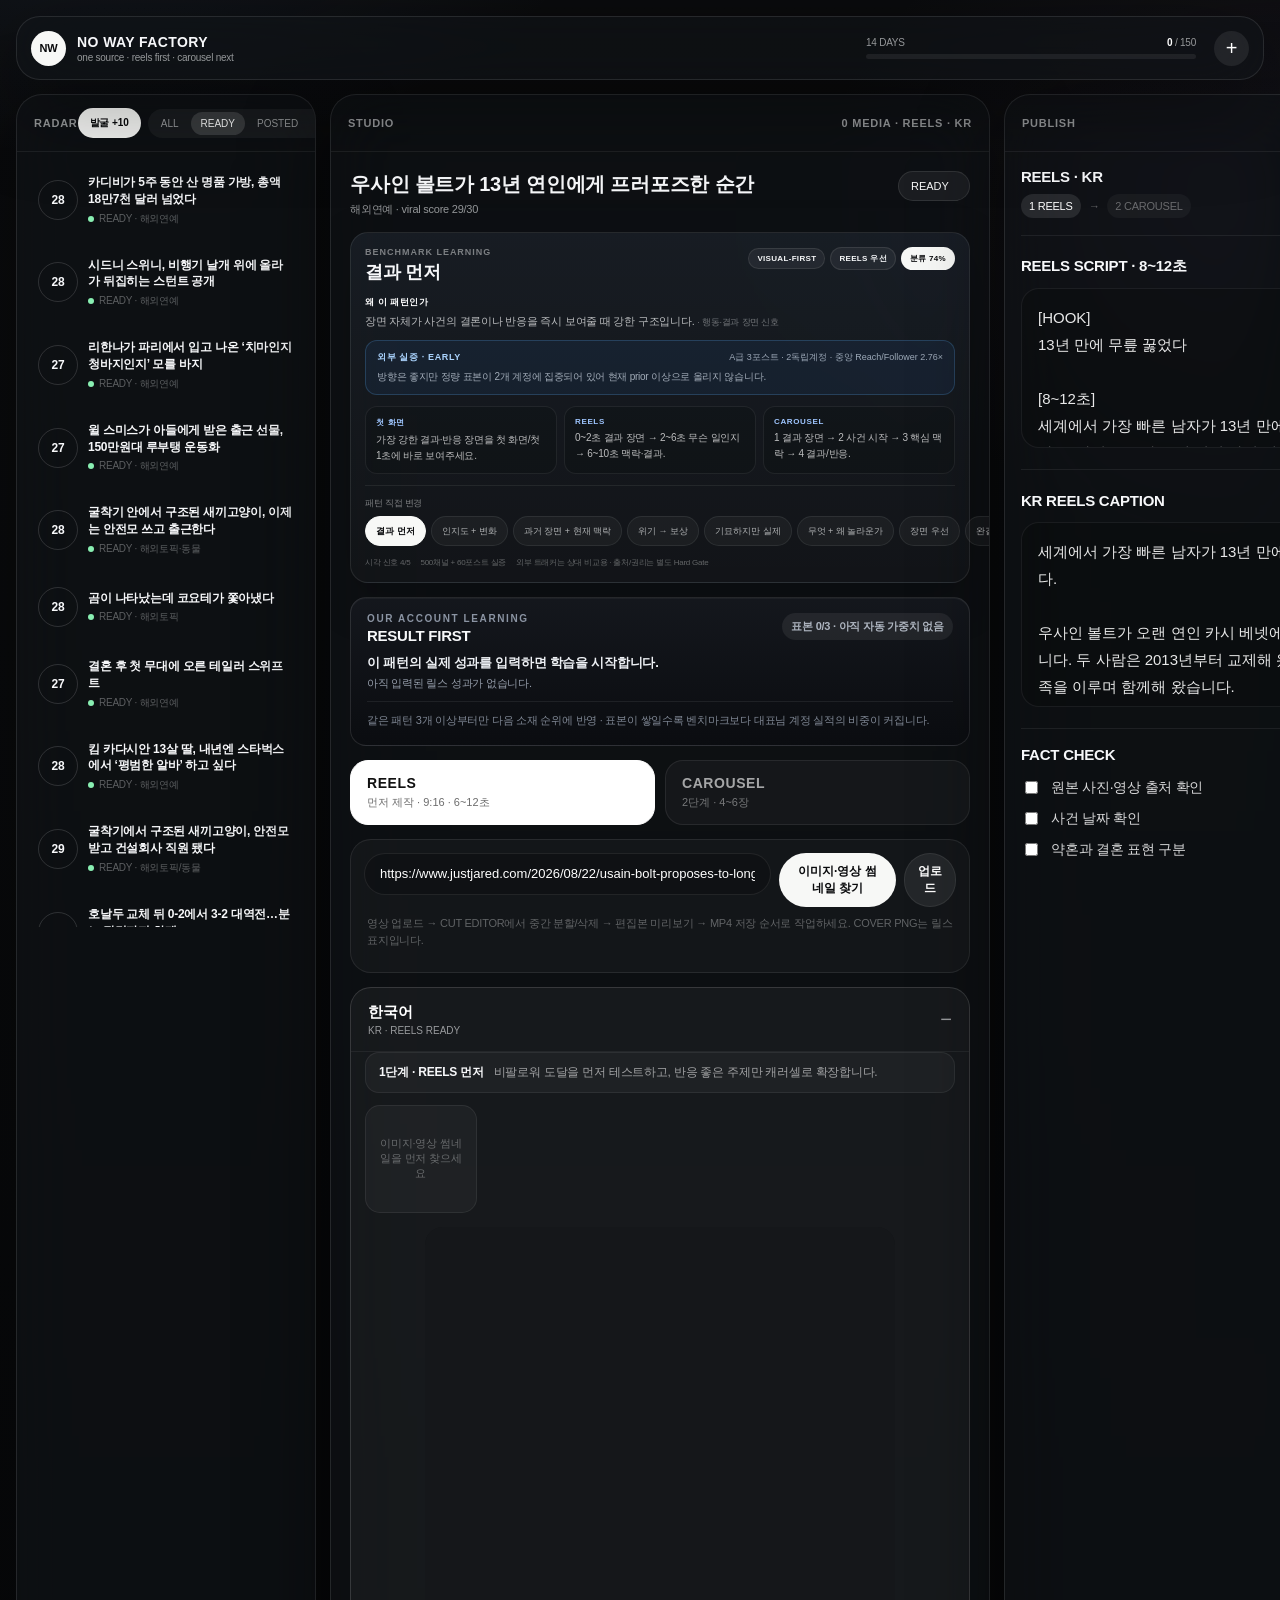
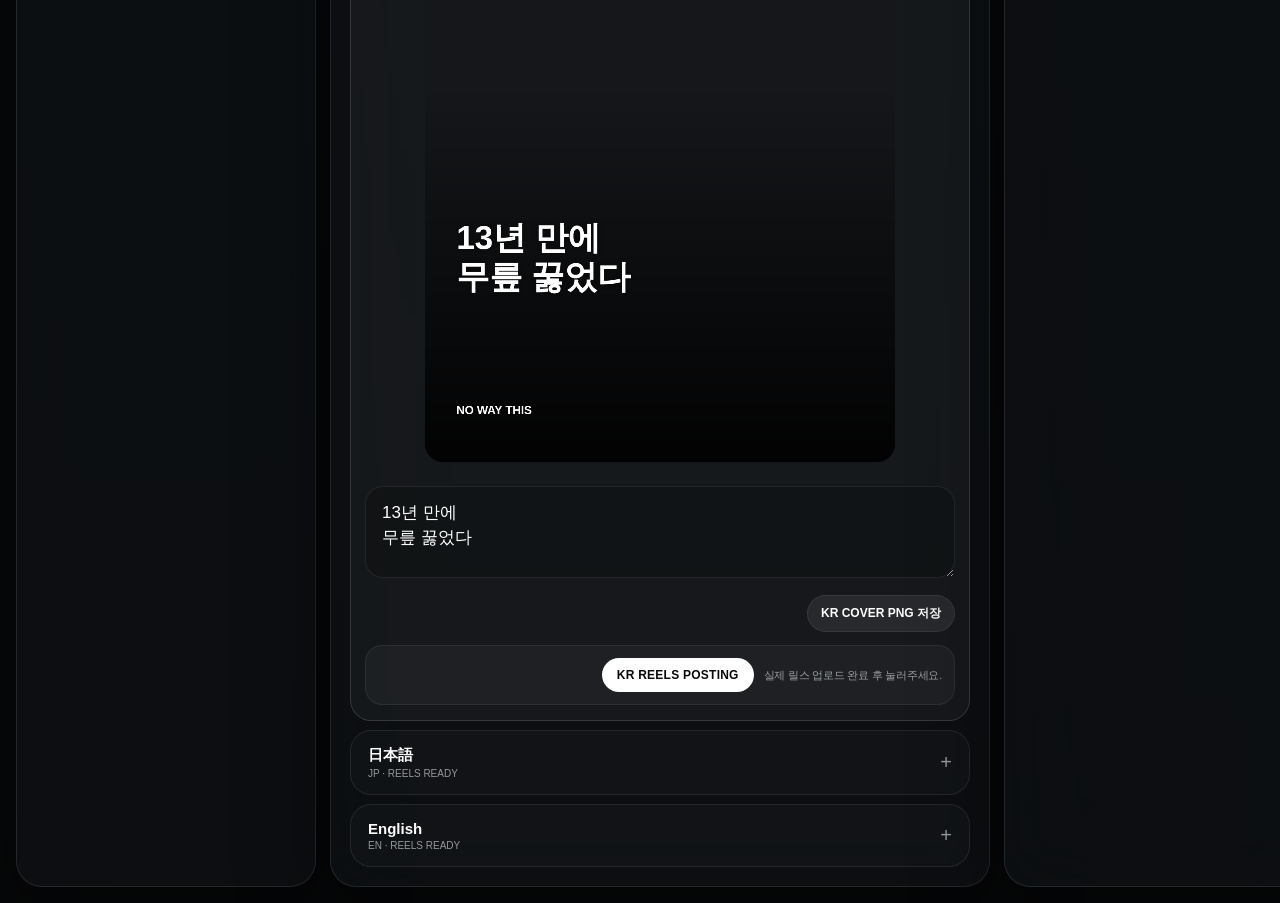
<file: factory.html>
<!doctype html>
<html lang="ko">
<head>
<meta charset="utf-8">
<meta name="viewport" content="width=device-width,initial-scale=1,viewport-fit=cover">
<meta name="theme-color" content="#08090b">
<title>NO WAY FACTORY</title>
<link rel="stylesheet" href="factory-v2.css?v=20260825-2140">
<link rel="stylesheet" href="factory-caption.css?v=20260825-2207">
<link rel="stylesheet" href="factory-posted.css?v=20260825-2217">
<link rel="stylesheet" href="factory-trash.css?v=20260825-2255">
<link rel="stylesheet" href="factory-lang3.css?v=20260825-2317">
<link rel="stylesheet" href="factory-discovery.css?v=20260825-2345">
<link rel="stylesheet" href="factory-format.css?v=20260825-2359">
<link rel="stylesheet" href="factory-video.css?v=20260826-0024">
<link rel="stylesheet" href="factory-editor-stable.css?v=20260826-0104">
<link rel="stylesheet" href="factory-carousel-all.css?v=20260826-0122">
<link rel="stylesheet" href="factory-mobile-ux.css?v=20260826-0723">
<link rel="stylesheet" href="factory-benchmark-learning.css?v=20260826-1110">
<link rel="stylesheet" href="factory-own-learning.css?v=20260826-1029">
<link rel="stylesheet" href="factory-mobile-pro.css?v=20260826-1510">
</head>
<body>
<div class="shell">
  <header class="top glass"><div class="brand"><div class="mark">NW</div><div><h1>NO WAY FACTORY</h1><p>one source · reels first · carousel next</p></div></div><div class="quota"><div class="quota-line"><span>14 DAYS</span><span><b id="count14">0</b> / 150</span></div><div class="track"><i id="quotaBar"></i></div></div><button class="circle" id="addBtn" aria-label="새 소재">+</button></header>
  <div class="layout"><aside class="panel glass radar"><div class="panel-head"><span>RADAR</span><div class="radar-head-actions"><button class="discover-btn" id="discoverBtn" onclick="discoverReadyTen()">발굴 +10</button><div class="segments"><button data-filter="ALL">ALL</button><button class="active" data-filter="READY">READY</button><button data-filter="POSTED">POSTED</button></div></div></div><div class="radar-list" id="radarList"></div></aside><main class="panel glass studio-panel"><div class="panel-head"><span>STUDIO</span><span id="imageCount">AUTO · MEDIA</span></div><div id="studio" class="studio"></div></main><aside class="panel glass publish-panel"><div class="panel-head"><span>PUBLISH</span><span id="publishState">READY</span></div><div id="publish" class="publish"></div></aside></div>
</div>
<div id="modal" class="modal"><div class="modal-card glass"><div class="modal-head"><h2>새 소재</h2><button class="circle" id="closeModal">×</button></div><div class="form"><label>제목<input id="newTitle" placeholder="무슨 일이 벌어졌는지 한 문장으로"></label><label>기사·원본 URL<input id="newSource" placeholder="https://..."></label><label>KR 헤드라인<textarea id="newKr" placeholder="한국어 · Enter로 줄바꿈"></textarea></label><label>JP 헤드라인<textarea id="newJp" placeholder="日本語 · Enterで改行"></textarea></label><label>EN 헤드라인<textarea id="newEn" placeholder="English · Enter for line breaks"></textarea></label><label>KR 캡션<textarea id="newCapKr" placeholder="권장 350~650자 · 첫줄 훅 → 사건 개요 → 디테일 → 팩트 → CTA"></textarea></label><label>JP 캡션<textarea id="newCapJp" placeholder="推奨 220〜500文字 · hook → context → detail → fact → CTA"></textarea></label><label>EN 캡션<textarea id="newCapEn" placeholder="Recommended 300–700 characters · hook → context → detail → fact → CTA"></textarea></label><div class="form-actions"><button class="primary" id="saveNew">추가하고 미디어 찾기</button></div></div></div></div>
<input id="fileInput" type="file" accept="image/*,video/*" hidden><div id="toast" class="toast"></div>
<script src="factory-v2.js?v=20260825-2140"></script><script src="factory-caption.js?v=20260825-2207"></script><script src="factory-posted.js?v=20260825-2255"></script><script src="factory-radar-20260825.js?v=20260825-2228"></script><script src="factory-radar-20260826.js?v=20260826-1758"></script><script src="factory-radar-20260827.js?v=20260827-1004"></script><script src="factory-auto.js?v=20260826-0012"></script><script src="factory-live-radar.js?v=20260826-0356"></script><script src="factory-trash.js?v=20260825-2255"></script><script src="factory-lang3.js?v=20260825-2317"></script><script src="factory-discovery.js?v=20260826-1029"></script><script src="factory-workflow.js?v=20260825-2359"></script><script src="factory-video.js?v=20260826-0024"></script><script src="factory-editor-stable.js?v=20260826-0104"></script><script src="factory-reels-export-stable.js?v=20260826-0104"></script><script src="factory-carousel-all.js?v=20260826-0122"></script><script src="factory-carousel-savefix.js?v=20260826-0122"></script><script src="factory-mobile-ux.js?v=20260826-0723"></script><script src="factory-benchmark-learning.js?v=20260826-1110"></script><script src="factory-own-learning.js?v=20260826-1029"></script><script src="factory-korea-celeb-gate.js?v=20260826-1758"></script><script src="factory-mobile-pro.js?v=20260826-1510"></script>
</body></html>
</file>
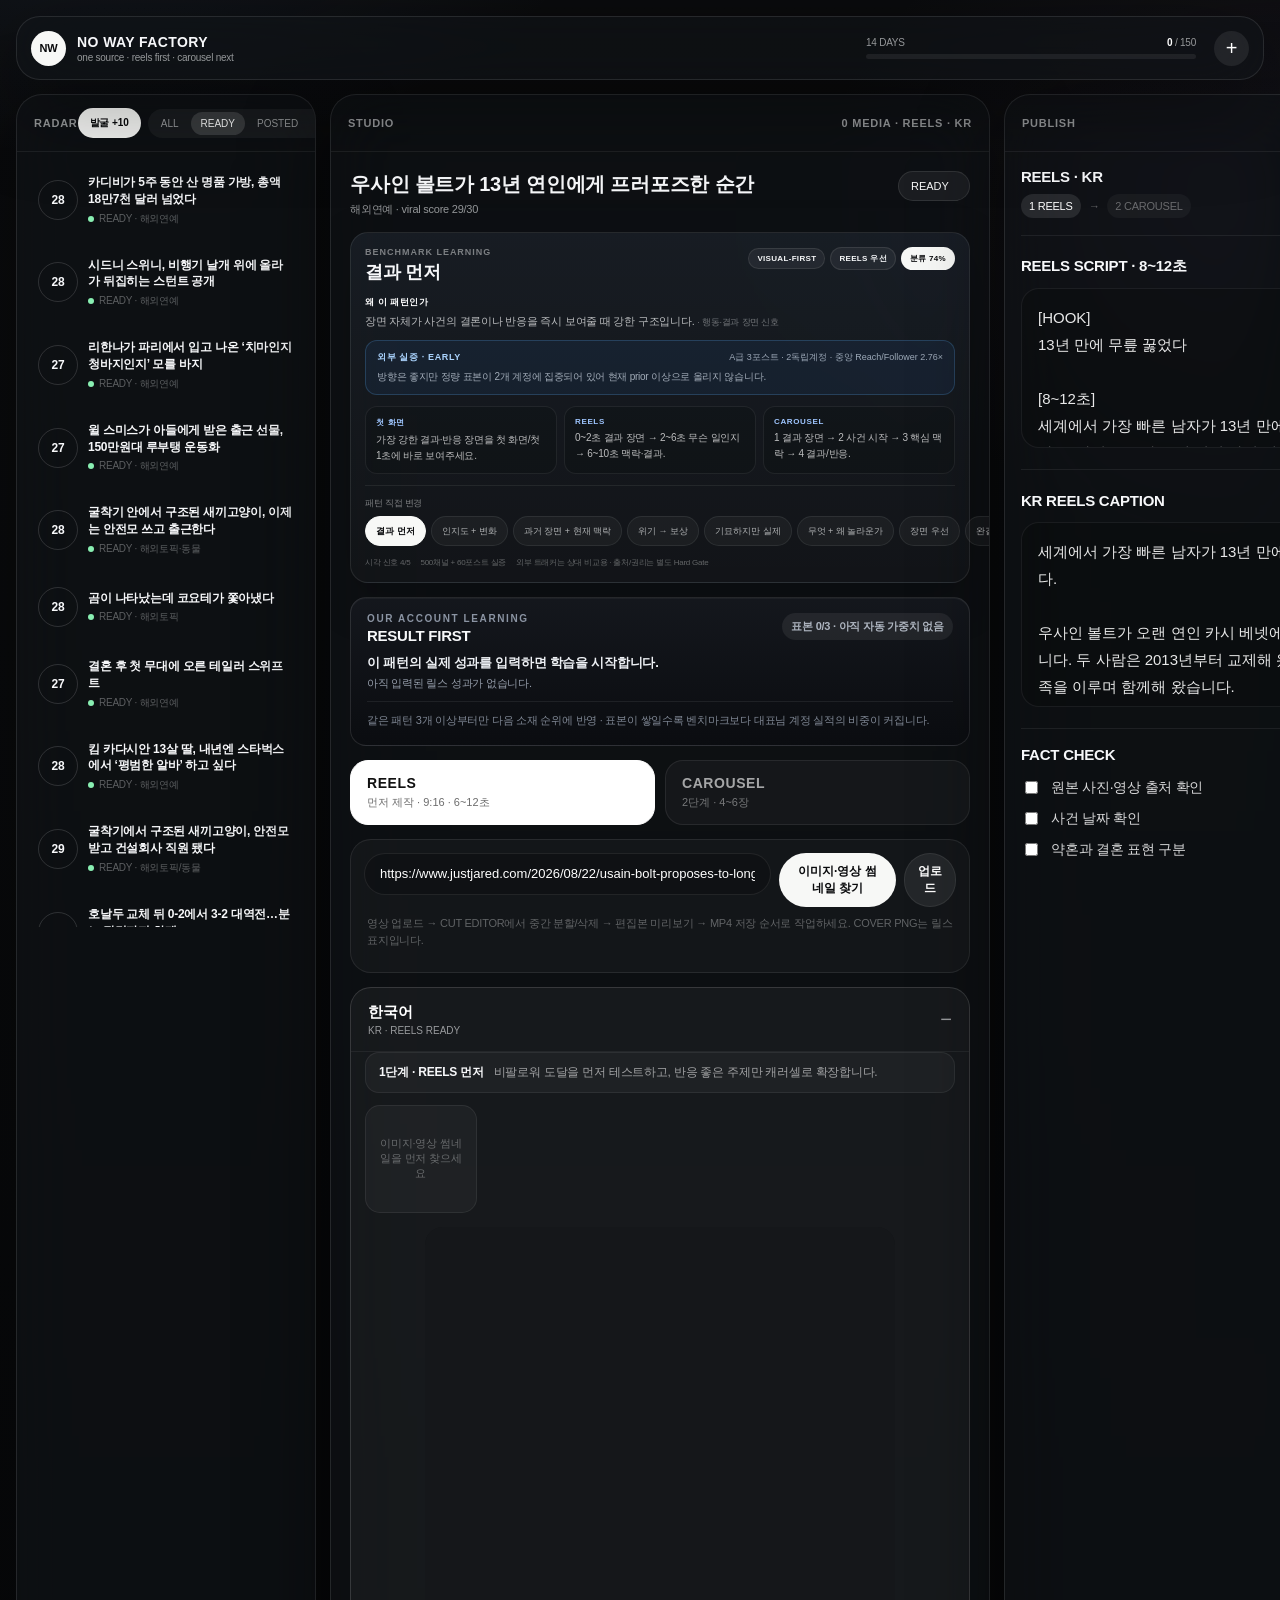
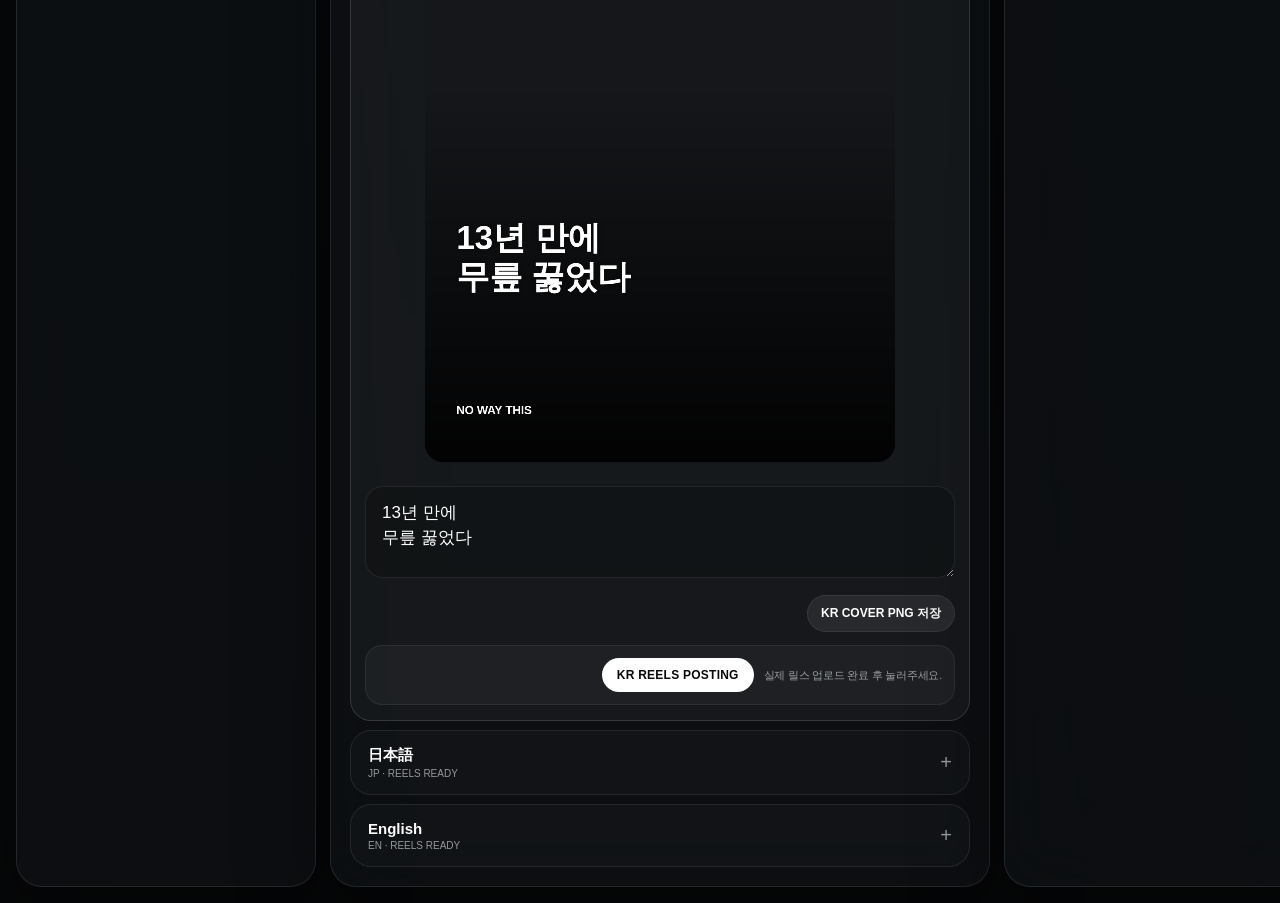
<file: no-way-factory.html>
<!doctype html><html><head><meta charset="utf-8"><meta name="viewport" content="width=device-width,initial-scale=1"><meta http-equiv="refresh" content="0;url=factory.html"><script>location.replace('factory.html'+location.search)</script><title>NO WAY FACTORY</title></head><body></body></html>
</file>
<file: factory-v2.css>
:root{--bg:#07090b;--text:#f7f8fa;--muted:rgba(247,248,250,.58);--faint:rgba(247,248,250,.34);--line:rgba(255,255,255,.10);--glass:rgba(18,20,24,.60);--blue:#9fc6ff;--ok:#89efb2;--warn:#ffd786;--shadow:0 28px 90px rgba(0,0,0,.40)}
*{box-sizing:border-box}html{background:var(--bg)}body{margin:0;min-height:100vh;color:var(--text);font-family:-apple-system,BlinkMacSystemFont,"SF Pro Display","SF Pro Text","Helvetica Neue",Pretendard,Arial,sans-serif;background:radial-gradient(850px 560px at 8% -8%,rgba(89,119,158,.16),transparent 64%),radial-gradient(780px 560px at 100% 8%,rgba(110,91,133,.11),transparent 60%),linear-gradient(180deg,#0a0b0d,#060708);letter-spacing:-.015em}button,input,textarea,select{font:inherit}.shell{max-width:1640px;margin:auto;padding:16px}.glass{background:var(--glass);border:1px solid var(--line);box-shadow:var(--shadow);backdrop-filter:blur(32px) saturate(155%);-webkit-backdrop-filter:blur(32px) saturate(155%)}
.top{height:64px;position:sticky;top:10px;z-index:30;border-radius:24px;padding:0 14px;margin-bottom:14px;display:grid;grid-template-columns:1fr minmax(220px,330px) auto;gap:18px;align-items:center}.brand{display:flex;align-items:center;gap:11px}.mark{width:35px;height:35px;border-radius:50%;display:grid;place-items:center;background:#f7f8f6;color:#090a0c;font-size:11px;font-weight:900}.brand h1{font-size:14px;margin:0;letter-spacing:.03em}.brand p{font-size:10px;color:var(--muted);margin:2px 0 0}.quota-line{display:flex;justify-content:space-between;font-size:10px;color:var(--muted);margin-bottom:6px}.quota-line b{color:#fff}.track{height:5px;border-radius:999px;background:rgba(255,255,255,.07);overflow:hidden}.track i{display:block;width:0;height:100%;background:linear-gradient(90deg,#fff,#9fc6ff);border-radius:inherit}.circle,.primary,.soft,.tiny{border:0;cursor:pointer;transition:.18s}.circle{width:35px;height:35px;border-radius:50%;background:rgba(255,255,255,.08);color:#fff;font-size:20px}.circle:hover,.soft:hover{background:rgba(255,255,255,.14)}.primary{border-radius:999px;background:#f7f8f6;color:#08090b;padding:10px 15px;font-size:12px;font-weight:750}.primary:disabled{opacity:.45;cursor:wait}.soft{border:1px solid rgba(255,255,255,.07);border-radius:999px;background:rgba(255,255,255,.075);color:#fff;padding:9px 13px;font-size:12px;font-weight:650}.tiny{background:transparent;color:var(--blue);font-size:13px;padding:4px 0}.muted-small{font-size:11px;color:var(--muted)}
.layout{display:grid;grid-template-columns:300px minmax(660px,1fr) 430px;gap:14px}.panel{border-radius:26px;overflow:hidden;min-height:220px}.panel-head{height:57px;padding:0 17px;display:flex;align-items:center;justify-content:space-between;border-bottom:1px solid rgba(255,255,255,.07)}.panel-head>span{font-size:11px;color:var(--muted);font-weight:700;letter-spacing:.07em}.segments{display:flex;gap:2px;padding:3px;background:rgba(255,255,255,.05);border-radius:999px}.segments button{border:0;background:transparent;color:var(--muted);font-size:10px;padding:6px 10px;border-radius:999px;cursor:pointer}.segments button.active{background:rgba(255,255,255,.14);color:#fff}.radar-list{padding:8px;max-height:calc(100vh - 125px);overflow:auto}.radar-item{padding:13px 12px;border:1px solid transparent;border-radius:18px;cursor:pointer;margin-bottom:3px}.radar-item:hover{background:rgba(255,255,255,.04)}.radar-item.active{background:rgba(255,255,255,.075);border-color:rgba(255,255,255,.09)}.radar-row{display:flex;align-items:center;gap:10px}.score{width:40px;height:40px;border:1px solid rgba(255,255,255,.14);border-radius:50%;display:grid;place-items:center;font-size:12px;font-weight:750;flex:none}.radar-item.active .score{background:#f7f8f6;color:#090a0c}.radar-title{font-size:12px;font-weight:650;line-height:1.4}.radar-meta{margin-top:4px;color:var(--faint);font-size:10px}.dot{display:inline-block;width:6px;height:6px;border-radius:50%;margin-right:5px}.dot.READY{background:var(--ok)}.dot.HOLD{background:var(--warn)}.dot.POSTED{background:var(--blue)}.empty-list{padding:30px;color:var(--faint);font-size:11px;text-align:center}
.studio{padding:19px}.hero{display:flex;justify-content:space-between;align-items:flex-start;gap:12px;margin-bottom:15px}.hero h2{font-size:20px;line-height:1.3;margin:0 0 5px}.hero p{font-size:11px;color:var(--muted);margin:0}.status{appearance:none;border:1px solid var(--line);background:rgba(255,255,255,.06);color:#fff;border-radius:999px;padding:8px 12px;font-size:11px;outline:0}.source-box{border:1px solid rgba(255,255,255,.085);background:rgba(255,255,255,.032);border-radius:21px;padding:13px;margin-bottom:14px}.source-row{display:flex;gap:8px}.source-input{width:100%;height:42px;border:1px solid rgba(255,255,255,.08);background:rgba(0,0,0,.18);border-radius:999px;color:#fff;padding:0 15px;outline:0;font-size:13px}.source-hint{font-size:11px;color:var(--faint);margin:8px 3px 10px;line-height:1.55}.candidate-grid{display:grid;grid-template-columns:repeat(5,1fr);gap:8px;margin-top:10px}.candidate{height:108px;border-radius:15px;overflow:hidden;position:relative;border:1px solid rgba(255,255,255,.075);background:rgba(255,255,255,.035)}.candidate img{width:100%;height:100%;object-fit:cover;display:block}.candidate-badge{position:absolute;top:6px;left:6px;min-width:21px;text-align:center;padding:4px 6px;border-radius:999px;background:rgba(0,0,0,.62);color:#fff;font-size:9px;backdrop-filter:blur(8px)}.candidate-actions{position:absolute;left:6px;right:6px;bottom:6px;display:flex;gap:6px}.candidate-actions button{flex:1;border:1px solid rgba(255,255,255,.14);border-radius:999px;padding:7px 0;background:rgba(0,0,0,.67);color:#fff;font-size:10px;cursor:pointer;backdrop-filter:blur(8px)}.candidate-actions button.selected{background:#fff;color:#08090b;font-weight:800;border-color:#fff}.candidate-empty{display:grid;place-items:center;color:var(--faint);font-size:11px;padding:10px;text-align:center}
.preview-grid{display:grid;grid-template-columns:1fr 1fr;gap:12px}.preview-unit{min-width:0}.selection-head{display:flex;align-items:center;justify-content:space-between;margin:2px 2px 8px}.selection-head>div:first-child{display:flex;align-items:center;gap:8px}.selection-head b{font-size:13px}.selection-head span,.slide-count{font-size:11px;color:var(--muted)}.card{position:relative;aspect-ratio:4/5;border-radius:23px;overflow:hidden;background:#0b0d0f;border:1px solid rgba(255,255,255,.09);box-shadow:0 20px 60px rgba(0,0,0,.25)}.card canvas{width:100%;height:100%;display:block;touch-action:none}.lang{position:absolute;left:12px;top:12px;z-index:3;padding:6px 8px;border-radius:999px;background:rgba(0,0,0,.42);border:1px solid rgba(255,255,255,.08);font-size:10px}.drag-tip{position:absolute;right:12px;top:12px;z-index:3;padding:6px 8px;border-radius:999px;background:rgba(0,0,0,.3);font-size:9px;color:rgba(255,255,255,.62)}.selected-strip{display:flex;gap:7px;margin-top:8px;overflow-x:auto;padding:2px 1px 5px;min-height:64px}.slide-thumb{position:relative;width:52px;height:60px;flex:none;padding:0;border:1px solid rgba(255,255,255,.10);border-radius:10px;background:#111;overflow:hidden;cursor:pointer}.slide-thumb img{width:100%;height:100%;object-fit:cover}.slide-thumb span{position:absolute;right:4px;bottom:4px;width:17px;height:17px;border-radius:50%;display:grid;place-items:center;background:rgba(0,0,0,.75);color:#fff;font-size:8px}.slide-thumb.active{outline:2px solid #fff;outline-offset:1px}.no-selection{height:56px;display:flex;align-items:center;color:var(--faint);font-size:10px;padding-left:4px}.eyebrow{margin:15px 0 8px;color:var(--faint);font-size:11px;letter-spacing:.08em;text-transform:uppercase}.hook-row{display:flex;gap:7px;overflow:auto;padding-bottom:2px}.hook-row button{border:1px solid rgba(255,255,255,.07);background:rgba(255,255,255,.045);color:var(--muted);border-radius:999px;padding:10px 13px;font-size:13px;white-space:nowrap;cursor:pointer}.hook-row button.active{background:rgba(255,255,255,.13);color:#fff}.headline-grid{display:grid;grid-template-columns:1fr 1fr;gap:9px;margin-top:10px}.headline{width:100%;min-height:92px;border:1px solid rgba(255,255,255,.08);background:rgba(0,0,0,.17);border-radius:18px;color:#fff;padding:14px 16px;outline:0;resize:vertical;font-size:17px;line-height:1.45}.headline:focus,.source-input:focus,.caption:focus{border-color:rgba(255,255,255,.2)}.font-control{display:grid;grid-template-columns:auto 1fr auto;align-items:center;gap:10px;margin:8px 4px 0;color:var(--muted);font-size:11px}.font-control input[type=range]{width:100%;accent-color:#fff}.font-control output{min-width:42px;text-align:right;color:#fff;font-variant-numeric:tabular-nums}.download-row{display:flex;justify-content:flex-end;gap:8px;margin-top:13px}
.publish{padding:16px;max-height:calc(100vh - 125px);overflow:auto}.section{padding-bottom:17px;margin-bottom:17px;border-bottom:1px solid rgba(255,255,255,.07)}.section:last-child{border:0;margin:0}.section-head{display:flex;align-items:center;justify-content:space-between;margin-bottom:9px}.section-head b{font-size:15px}.caption{width:100%;min-height:185px;border:1px solid rgba(255,255,255,.065);background:rgba(0,0,0,.15);border-radius:18px;color:rgba(255,255,255,.91);padding:15px 16px;resize:vertical;outline:0;font-size:15px;line-height:1.8}.music{display:flex;align-items:center;justify-content:space-between;gap:8px;padding:11px 0;border-bottom:1px solid rgba(255,255,255,.05);font-size:14px}.music:last-child{border:0}.checks label{display:flex;align-items:center;gap:10px;padding:6px 0;font-size:14px;color:rgba(255,255,255,.84)}.checks input{accent-color:#fff}.guide{font-size:13px;line-height:1.85;color:var(--muted)}
.modal{position:fixed;inset:0;z-index:100;background:rgba(0,0,0,.68);backdrop-filter:blur(16px);display:none;align-items:center;justify-content:center;padding:18px}.modal.open{display:flex}.modal-card{width:min(620px,100%);max-height:92vh;overflow:auto;border-radius:30px;padding:20px}.modal-head{display:flex;align-items:center;justify-content:space-between;margin-bottom:15px}.modal-head h2{margin:0;font-size:18px}.form{display:grid;gap:10px}.form label{display:grid;gap:5px;color:var(--muted);font-size:11px}.form input,.form textarea{width:100%;border:1px solid rgba(255,255,255,.08);background:rgba(0,0,0,.18);color:#fff;border-radius:15px;padding:11px 12px;outline:0;font-size:13px}.form textarea{min-height:88px;resize:vertical}.two{display:grid;grid-template-columns:1fr 1fr;gap:8px}.form-actions{display:flex;justify-content:flex-end;margin-top:4px}.toast{position:fixed;left:50%;bottom:25px;z-index:150;transform:translate(-50%,18px);opacity:0;pointer-events:none;background:#f7f8f6;color:#090a0c;padding:10px 15px;border-radius:999px;font-size:12px;font-weight:750;transition:.2s}.toast.show{opacity:1;transform:translate(-50%,0)}
@media(max-width:1240px){.layout{grid-template-columns:260px 1fr}.publish-panel{grid-column:1/-1}.publish{max-height:none}.radar-list{max-height:700px}}
@media(max-width:760px){.shell{padding:8px}.top{top:6px;grid-template-columns:1fr auto}.quota{display:none}.brand p{display:none}.layout{display:block}.panel{margin-bottom:8px;border-radius:22px}.radar-list{max-height:260px}.studio{padding:13px}.source-row{display:grid;grid-template-columns:1fr auto auto}.candidate-grid{grid-template-columns:repeat(2,1fr)}.preview-grid{grid-template-columns:1fr}.card{border-radius:17px}.drag-tip{display:none}.headline-grid,.two{grid-template-columns:1fr}.headline{font-size:16px}.publish{max-height:none}.caption{font-size:16px}.font-control{font-size:12px}}
</file>
<file: factory-caption.css>
.caption-toolbar{display:flex;align-items:center;justify-content:space-between;gap:10px;margin:-1px 2px 9px}.caption-quality{display:flex;align-items:center;gap:7px;flex-wrap:wrap}.caption-count{font-size:12px;color:#fff;font-variant-numeric:tabular-nums}.quality-pill{font-size:10px;padding:4px 7px;border-radius:999px;border:1px solid rgba(255,255,255,.08);background:rgba(255,255,255,.05);color:var(--muted)}.quality-pill.good{color:var(--ok);border-color:rgba(137,239,178,.22);background:rgba(137,239,178,.07)}.quality-pill.short{color:var(--warn);border-color:rgba(255,215,134,.2);background:rgba(255,215,134,.06)}.quality-pill.long{color:#ffb3b3;border-color:rgba(255,155,155,.18);background:rgba(255,155,155,.06)}.caption-rule{font-size:10px;color:var(--faint)}.caption-format{border:0;background:transparent;color:var(--blue);font-size:12px;cursor:pointer;padding:4px 0;white-space:nowrap}.caption-format:hover{color:#fff}.caption-tip{margin-top:8px;padding:10px 11px;border-radius:13px;background:rgba(255,255,255,.035);border:1px solid rgba(255,255,255,.055);font-size:11px;line-height:1.65;color:var(--muted)}.caption-tip b{color:#fff;font-weight:650}.caption-progress{height:3px;background:rgba(255,255,255,.06);border-radius:999px;overflow:hidden;margin-top:8px}.caption-progress i{display:block;height:100%;border-radius:inherit;background:linear-gradient(90deg,#9fc6ff,#89efb2);transition:.2s}.caption-firstline{font-size:10px;color:var(--faint);margin-top:5px}.caption-benchmark{padding:13px;border-radius:16px;background:rgba(255,255,255,.03);border:1px solid rgba(255,255,255,.055);font-size:12px;line-height:1.75;color:var(--muted)}.caption-benchmark b{color:#fff}.caption-structure{display:grid;grid-template-columns:repeat(5,1fr);gap:5px;margin-top:9px}.caption-structure span{font-size:9px;text-align:center;padding:7px 4px;border-radius:9px;background:rgba(255,255,255,.04);color:var(--faint);border:1px solid rgba(255,255,255,.045)}@media(max-width:760px){.caption-toolbar{align-items:flex-start;flex-direction:column}.caption{min-height:260px}.caption-structure{grid-template-columns:repeat(3,1fr)}.caption-count{font-size:13px}.caption-format{font-size:13px}}
</file>
<file: factory-posted.css>
.radar-copy{min-width:0;flex:1}.posted-meta{display:flex;flex-wrap:wrap;gap:5px;margin-top:7px}.post-chip{display:inline-flex;align-items:center;justify-content:center;min-height:22px;padding:4px 7px;border-radius:999px;border:1px solid rgba(255,255,255,.10);background:rgba(255,255,255,.055);font-size:9px;font-weight:750;letter-spacing:.02em;color:rgba(255,255,255,.82)}.post-chip.kr{border-color:rgba(137,239,178,.22);color:#9df3bd;background:rgba(137,239,178,.07)}.post-chip.jp{border-color:rgba(159,198,255,.24);color:#acd0ff;background:rgba(159,198,255,.07)}.posted-history{border:1px solid rgba(255,255,255,.075);border-radius:18px;padding:14px!important;background:rgba(255,255,255,.025)}.posted-history-list{display:grid;gap:7px;margin-bottom:10px}.posted-history-row{display:grid;grid-template-columns:auto auto 1fr;align-items:center;gap:9px;min-height:34px;padding:6px 8px;border-radius:12px;background:rgba(255,255,255,.035);font-size:12px}.posted-history-row b{font-size:12px}.posted-history-row>span:last-child{justify-self:end;color:var(--muted);font-variant-numeric:tabular-nums}@media(max-width:760px){.post-chip{font-size:10px}.posted-history-row{font-size:13px}}
</file>
<file: factory-trash.css>
.trash-hover{position:absolute;right:12px;top:50%;transform:translateY(-50%) scale(.9);width:34px;height:34px;border:1px solid rgba(255,255,255,.16);border-radius:50%;background:rgba(255,255,255,.96);display:grid;place-items:center;opacity:0;pointer-events:none;transition:.18s;z-index:5}.radar-item:hover .trash-hover{opacity:1;pointer-events:auto;transform:translateY(-50%) scale(1)}.trash-hover svg{width:17px;height:17px;fill:#0b0c0e}.trash-modal{position:fixed;inset:0;z-index:1000;background:rgba(0,0,0,.68);backdrop-filter:blur(15px);display:none;align-items:center;justify-content:center;padding:18px}.trash-modal.open{display:flex}.trash-dialog{width:min(560px,100%);border-radius:28px;padding:22px}.trash-dialog h3{margin:0 0 8px;font-size:20px}.trash-dialog p{margin:0 0 16px;color:var(--muted);font-size:13px;line-height:1.6}.trash-reasons{display:flex;flex-wrap:wrap;gap:8px;margin-bottom:12px}.trash-reasons button{border:1px solid rgba(255,255,255,.09);background:rgba(255,255,255,.05);color:var(--muted);border-radius:999px;padding:9px 12px;cursor:pointer}.trash-reasons button.active{background:#fff;color:#090a0c;font-weight:750}.trash-dialog textarea{width:100%;min-height:110px;border:1px solid rgba(255,255,255,.08);background:rgba(0,0,0,.2);color:#fff;border-radius:16px;padding:13px;resize:vertical;outline:0}.trash-actions{display:flex;justify-content:flex-end;gap:8px;margin-top:12px}.trash-note{font-size:11px;line-height:1.55;color:var(--muted);margin-top:7px}.restore-btn{margin-top:9px;border:1px solid rgba(255,255,255,.1);background:rgba(255,255,255,.07);color:#fff;border-radius:999px;padding:7px 10px;font-size:11px;cursor:pointer}.posting-action{margin-top:12px;padding:13px;border:1px solid rgba(255,255,255,.08);background:rgba(255,255,255,.035);border-radius:18px;display:flex;align-items:center;justify-content:flex-end;gap:12px}.posting-action span{font-size:11px;color:var(--muted)}.posting-btn{border:0;border-radius:999px;padding:12px 22px;background:#fff;color:#090a0c;font-weight:850;cursor:pointer;letter-spacing:.02em}.posting-btn.posted{background:rgba(137,239,178,.13);color:var(--ok);border:1px solid rgba(137,239,178,.3)}
</file>
<file: factory-lang3.css>
.language-accordion{display:grid;gap:9px;margin-top:14px}.lang-acc-item{border:1px solid rgba(255,255,255,.085);background:rgba(255,255,255,.025);border-radius:21px;overflow:hidden}.lang-acc-item.open{background:rgba(255,255,255,.045);border-color:rgba(255,255,255,.14)}.lang-acc-head{width:100%;border:0;background:transparent;color:#fff;padding:15px 17px;display:flex;align-items:center;justify-content:space-between;text-align:left;cursor:pointer}.lang-acc-head span{display:grid;gap:3px}.lang-acc-head b{font-size:15px}.lang-acc-head small{font-size:10px;color:var(--muted);font-weight:500}.lang-acc-head i{font-style:normal;font-size:20px;color:var(--muted)}.lang-body{padding:0 14px 15px;border-top:1px solid rgba(255,255,255,.06)}.lang-hint{margin:12px 2px}.single-preview{max-width:520px;margin:14px auto 0}.single-headline{margin-top:10px}.status-static{display:inline-block}.posting-action{margin-top:13px;display:flex;align-items:center;gap:10px;padding:12px;border-radius:17px;background:rgba(255,255,255,.035);border:1px solid rgba(255,255,255,.07)}.posting-action span{font-size:11px;color:var(--muted);line-height:1.5}.posting-btn{border:0;border-radius:999px;background:#fff;color:#08090b;padding:10px 15px;font-size:12px;font-weight:800;cursor:pointer;white-space:nowrap}.posting-btn.posted{background:rgba(137,239,178,.13);color:#a7f5c3;border:1px solid rgba(137,239,178,.22)}.post-chip.en,.post-chip.kr,.post-chip.jp{display:inline-flex;align-items:center;padding:5px 8px;border-radius:999px;background:rgba(255,255,255,.07);font-size:10px;margin:3px 3px 0 0}.candidate-actions button{min-width:0}.posted-history-row{display:grid;grid-template-columns:auto 1fr auto;align-items:center;gap:8px;padding:8px 0;border-bottom:1px solid rgba(255,255,255,.05);font-size:12px}.posted-history-row:last-child{border:0}@media(max-width:760px){.lang-body{padding:0 10px 12px}.lang-acc-head{padding:14px}.single-preview{max-width:none}.posting-action{align-items:flex-start;flex-direction:column}}
</file>
<file: factory-discovery.css>
.radar-head-actions{display:flex;align-items:center;gap:7px}.discover-btn{border:1px solid rgba(255,255,255,.13);background:#f7f8f6;color:#090a0c;border-radius:999px;padding:7px 11px;font-size:10px;font-weight:850;letter-spacing:-.01em;cursor:pointer;white-space:nowrap;transition:.18s}.discover-btn:hover{transform:translateY(-1px);box-shadow:0 8px 24px rgba(255,255,255,.09)}.discover-btn:disabled{opacity:.48;cursor:wait;transform:none}.discover-btn .discover-spin{display:inline-block;width:9px;height:9px;margin-right:5px;border:1.5px solid rgba(0,0,0,.28);border-top-color:#090a0c;border-radius:50%;vertical-align:-1px;animation:discoverSpin .7s linear infinite}@keyframes discoverSpin{to{transform:rotate(360deg)}}.discovery-badge{display:inline-flex;align-items:center;gap:4px;margin-left:5px;color:var(--ok);font-size:9px;font-weight:750}.discovery-badge:before{content:'';width:5px;height:5px;border-radius:50%;background:var(--ok)}@media(max-width:760px){.panel-head{gap:7px}.radar-head-actions{gap:4px}.discover-btn{padding:7px 9px}.segments button{padding:6px 8px}}
</file>
<file: factory-format.css>
.format-switch{display:grid;grid-template-columns:1fr 1fr;gap:10px;margin:0 0 14px}.format-switch button{border:1px solid rgba(255,255,255,.08);background:rgba(255,255,255,.035);color:rgba(255,255,255,.62);border-radius:18px;padding:14px 16px;text-align:left;cursor:pointer}.format-switch button span{display:block;font-size:14px;font-weight:900;letter-spacing:.04em}.format-switch button small{display:block;margin-top:4px;font-size:11px;color:rgba(255,255,255,.42)}.format-switch button.active{background:#fff;color:#111;border-color:#fff}.format-switch button.active small{color:rgba(0,0,0,.58)}
.workflow-callout{display:flex;align-items:center;gap:10px;flex-wrap:wrap;padding:11px 13px;border-radius:14px;margin-bottom:12px;font-size:12px}.workflow-callout b{font-size:12px}.workflow-callout span{color:rgba(255,255,255,.58)}.workflow-callout.reels{background:rgba(94,156,255,.08);border:1px solid rgba(94,156,255,.16)}.workflow-callout.carousel{background:rgba(104,255,190,.07);border:1px solid rgba(104,255,190,.14)}
.format-reels .card,.reels-card{aspect-ratio:9/16;max-width:470px;margin-left:auto;margin-right:auto}.format-reels canvas{aspect-ratio:9/16}.carousel-builder{margin-top:12px;padding:12px;border:1px solid rgba(255,255,255,.07);border-radius:16px;background:rgba(255,255,255,.025)}.slide-copy{min-height:86px;margin-top:8px}.reel-script{min-height:160px}
.performance-grid{display:grid;grid-template-columns:1fr 1fr;gap:8px;margin-top:10px}.performance-grid label{font-size:11px;color:rgba(255,255,255,.55)}.performance-grid input{display:block;width:100%;margin-top:5px;border:1px solid rgba(255,255,255,.08);background:rgba(255,255,255,.04);color:#fff;border-radius:10px;padding:10px}.performance-actions{display:flex;gap:8px;flex-wrap:wrap;margin-top:12px}.expand-state{font-size:11px;padding:4px 8px;border-radius:999px;background:rgba(255,255,255,.05)}.expand-state.good{color:#86f5bd;background:rgba(76,221,142,.1)}.expand-state.watch{color:#ffd98b;background:rgba(255,190,70,.1)}.expand-state.muted{color:rgba(255,255,255,.42)}
.flow-mini{display:flex;align-items:center;gap:8px;font-size:11px;color:rgba(255,255,255,.35)}.flow-mini span{padding:6px 8px;border-radius:999px;background:rgba(255,255,255,.04)}.flow-mini span.active{color:#fff;background:rgba(255,255,255,.1)}.flow-mini span.done{color:#86f5bd;background:rgba(76,221,142,.09)}.format-chips{display:flex;align-items:center;gap:5px;margin-top:7px}.format-chips span{font-size:9px;font-weight:800;padding:3px 6px;border-radius:999px;background:rgba(255,255,255,.06);color:rgba(255,255,255,.45)}.format-chips span.done{color:#82efb5;background:rgba(80,220,145,.1)}.format-chips small{font-size:9px;color:rgba(255,255,255,.35)}
@media(max-width:760px){.format-switch{grid-template-columns:1fr}.performance-grid{grid-template-columns:1fr 1fr}.performance-actions button{flex:1}.format-reels .card,.reels-card{max-width:100%}}
.format-switch button b{display:block;font-size:14px;font-weight:900;letter-spacing:.04em}.workflow-callout{background:rgba(255,255,255,.035);border:1px solid rgba(255,255,255,.07)}.reel-candidates{display:grid;grid-template-columns:repeat(5,minmax(0,1fr));gap:8px;margin:12px 0}.reel-candidate{position:relative;border:1px solid rgba(255,255,255,.07);background:rgba(255,255,255,.03);padding:0;border-radius:12px;overflow:hidden;cursor:pointer;aspect-ratio:4/5}.reel-candidate img{width:100%;height:100%;object-fit:cover;display:block}.reel-candidate span{position:absolute;left:6px;bottom:6px;background:rgba(0,0,0,.66);color:#fff;border-radius:999px;padding:3px 6px;font-size:9px}.reel-candidate.selected{border:2px solid #fff}.reel-preview{width:min(470px,100%);margin:14px auto}.reel-preview canvas{width:100%;display:block;aspect-ratio:9/16;border-radius:18px;background:#15171a}.carousel-workflow{margin-top:14px;padding:14px;border:1px solid rgba(255,255,255,.07);border-radius:18px;background:rgba(255,255,255,.025)}
@media(max-width:760px){.reel-candidates{grid-template-columns:repeat(3,minmax(0,1fr))}}
</file>
<file: factory-video.css>
.video-player-box{margin:0 0 14px;padding:12px;border:1px solid rgba(255,255,255,.09);border-radius:18px;background:rgba(255,255,255,.035)}.video-player-head{display:flex;align-items:center;justify-content:space-between;gap:12px;margin-bottom:9px}.video-player-head b{font-size:12px}.video-player-head span{font-size:10px;color:rgba(255,255,255,.48);overflow:hidden;text-overflow:ellipsis;white-space:nowrap}.video-player-box video{display:block;width:100%;max-height:620px;aspect-ratio:9/16;object-fit:contain;background:#000;border-radius:14px}.video-player-actions{display:flex;align-items:center;gap:10px;flex-wrap:wrap;margin-top:10px}.video-player-actions span{font-size:10px;color:rgba(255,255,255,.45)}.video-cover-canvas{margin-top:12px}.reel-candidate{position:relative}.video-upload-badge{position:absolute;left:7px;top:7px;padding:4px 6px;border-radius:999px;background:rgba(0,0,0,.78);color:#fff;font-size:8px;font-weight:900;font-style:normal;letter-spacing:.08em;border:1px solid rgba(255,255,255,.18);pointer-events:none}.candidate-badge{white-space:nowrap}.source-hint.video-support{color:rgba(255,255,255,.7)}@media(max-width:760px){.video-player-box video{max-height:70vh}.video-player-actions .soft{width:100%}}
</file>
<file: factory-editor-stable.css>
.nwf-editor{margin:16px 0;padding:14px;border:1px solid rgba(255,255,255,.09);border-radius:18px;background:#111318;overflow:hidden}.nwf-edit-head,.nwf-edit-toolbar,.nwf-edit-foot,.nwf-preview-box{display:flex;align-items:center;justify-content:space-between;gap:12px}.nwf-edit-head>div{display:flex;flex-direction:column;gap:3px}.nwf-edit-head b{font-size:13px}.nwf-edit-head span,.nwf-edit-head small,.nwf-preview-box small,.nwf-edit-foot small{font-size:10px;color:rgba(255,255,255,.48)}.nwf-edit-head strong{font-size:12px;color:#fff}.nwf-edit-toolbar{margin:12px 0 10px;padding:8px;border-radius:12px;background:rgba(255,255,255,.035);justify-content:flex-start}.nwf-edit-toolbar span{flex:1}.nwf-edit-toolbar button{border:1px solid rgba(255,255,255,.08);background:rgba(255,255,255,.055);color:#fff;border-radius:9px;padding:8px 11px;font-size:10px;font-weight:800;cursor:pointer}.nwf-edit-toolbar button:first-child{background:#fff;color:#111}.nwf-preview-box{align-items:flex-start;margin-bottom:12px}.nwf-preview-box video{width:220px;max-height:390px;border-radius:14px;background:#000}.nwf-preview-box>div{flex:1;display:flex;flex-direction:column;gap:6px;padding-top:4px}.nwf-preview-box b{font-size:11px;line-height:1.55}.nwf-timeline-scroll{overflow-x:auto;overflow-y:hidden;padding:0 0 8px;scrollbar-width:thin}.nwf-ruler{height:24px;position:relative;border-bottom:1px solid rgba(255,255,255,.06)}.nwf-ruler i{position:absolute;top:5px;font-style:normal;font-size:8px;color:rgba(255,255,255,.35);transform:translateX(-50%)}.nwf-ruler i:after{content:"";position:absolute;width:1px;height:6px;background:rgba(255,255,255,.15);left:50%;top:10px}.nwf-track-wrap{position:relative;min-height:92px;padding-top:11px}.nwf-timeline-track{display:flex;align-items:stretch;height:72px;position:relative}.nwf-clip{position:relative;flex:0 0 auto;min-width:28px;height:68px;border:2px solid transparent;border-radius:9px;overflow:hidden;background-color:#24272d;background-repeat:repeat-x;background-position:center;background-size:auto 100%;cursor:pointer;box-shadow:inset 0 0 0 999px rgba(0,0,0,.22)}.nwf-clip+.nwf-clip{margin-left:3px}.nwf-clip.selected{border-color:#fff;box-shadow:inset 0 0 0 999px rgba(0,0,0,.08)}.nwf-clip>em{position:absolute;left:10px;top:7px;width:20px;height:20px;border-radius:99px;background:rgba(0,0,0,.65);display:flex;align-items:center;justify-content:center;color:#fff;font-size:9px;font-style:normal;font-weight:900}.nwf-clip-time{position:absolute;left:9px;bottom:7px;border-radius:6px;background:rgba(0,0,0,.65);padding:3px 5px;font-size:8px}.nwf-handle{position:absolute;z-index:5;top:0;bottom:0;width:12px;border:0;background:rgba(255,255,255,.95);cursor:ew-resize;opacity:0}.nwf-clip.selected .nwf-handle{opacity:1}.nwf-handle.left{left:0}.nwf-handle.right{right:0}.nwf-order{position:absolute;right:7px;top:7px;display:flex;gap:3px;opacity:0}.nwf-clip.selected .nwf-order{opacity:1}.nwf-order button{width:24px;height:24px;border:0;border-radius:6px;background:rgba(0,0,0,.64);color:#fff;font-size:10px;cursor:pointer}.nwf-order button:disabled{opacity:.3}.nwf-playhead{position:absolute;top:0;bottom:0;width:2px;background:#fff;pointer-events:none;z-index:20}.nwf-playhead i{position:absolute;width:12px;height:12px;border-radius:3px;background:#fff;left:-5px;top:-4px;transform:rotate(45deg)}.nwf-edit-foot{margin-top:12px;align-items:flex-end}.nwf-edit-foot>div{display:flex;flex-direction:column;gap:4px}.nwf-edit-foot b{font-size:10px}.nwf-export{border:0;border-radius:999px;background:#fff;color:#111;padding:11px 16px;font-size:11px;font-weight:900;cursor:pointer}.nwf-export:disabled{opacity:.5}.nwf-export-status{position:relative;overflow:hidden;margin-top:10px;min-height:30px;border-radius:10px;background:rgba(255,255,255,.035);display:flex;align-items:center}.nwf-export-status i{position:absolute;left:0;top:0;bottom:0;width:0;background:rgba(112,255,176,.14);transition:width .2s}.nwf-export-status span{position:relative;z-index:1;padding:7px 9px;font-size:9px;color:rgba(255,255,255,.46)}@media(max-width:760px){.nwf-edit-head{align-items:flex-start}.nwf-preview-box{flex-direction:column}.nwf-preview-box video{width:100%;max-height:52vh}.nwf-edit-toolbar{overflow-x:auto;justify-content:flex-start}.nwf-edit-toolbar button{white-space:nowrap}.nwf-edit-toolbar span{display:none}.nwf-edit-foot{flex-direction:column;align-items:stretch}.nwf-export{width:100%}.nwf-order{opacity:1}.nwf-handle{width:16px}.nwf-clip.selected .nwf-handle{opacity:1}}
</file>
<file: factory-carousel-all.css>
.carousel-all-editor{margin:18px 0 6px;padding:16px;border:1px solid rgba(255,255,255,.09);border-radius:20px;background:rgba(255,255,255,.025)}.carousel-all-head{display:flex;align-items:flex-start;justify-content:space-between;gap:14px;margin-bottom:14px}.carousel-all-head>div{display:flex;flex-direction:column;gap:4px}.carousel-all-head b{font-size:13px;letter-spacing:.02em}.carousel-all-head span{font-size:10px;color:rgba(255,255,255,.48);line-height:1.5}.carousel-all-count{display:flex;align-items:center;gap:6px;flex:0 0 auto}.carousel-all-count strong{font-size:18px}.carousel-all-count small{font-size:10px;color:rgba(255,255,255,.42)}.carousel-all-empty{padding:24px 16px;text-align:center;border:1px dashed rgba(255,255,255,.1);border-radius:16px;font-size:11px;color:rgba(255,255,255,.45);line-height:1.7}.carousel-slide-list{display:flex;flex-direction:column;gap:18px}.carousel-slide-editor{border:1px solid rgba(255,255,255,.08);border-radius:18px;background:rgba(255,255,255,.025);overflow:hidden}.carousel-slide-editor.active{border-color:rgba(255,255,255,.22)}.carousel-slide-top{display:flex;align-items:center;justify-content:space-between;gap:10px;padding:10px 12px;border-bottom:1px solid rgba(255,255,255,.06)}.carousel-slide-title{display:flex;align-items:center;gap:9px}.carousel-slide-num{width:26px;height:26px;border-radius:999px;background:#fff;color:#111;display:flex;align-items:center;justify-content:center;font-size:10px;font-weight:900}.carousel-slide-title>div{display:flex;flex-direction:column;gap:2px}.carousel-slide-title b{font-size:11px}.carousel-slide-title small{font-size:9px;color:rgba(255,255,255,.42)}.carousel-slide-actions{display:flex;align-items:center;gap:5px}.carousel-slide-actions button{height:30px;min-width:30px;padding:0 8px;border:1px solid rgba(255,255,255,.08);border-radius:9px;background:rgba(255,255,255,.05);color:#fff;font-size:10px;cursor:pointer}.carousel-slide-actions button:disabled{opacity:.25;cursor:default}.carousel-slide-actions .remove{color:#ffb0b0}.carousel-slide-body{display:grid;grid-template-columns:minmax(260px,44%) 1fr;gap:16px;padding:12px}.carousel-slide-preview{position:relative;min-width:0}.carousel-slide-canvas-wrap{position:relative;overflow:hidden;border-radius:14px;background:#111;aspect-ratio:4/5}.carousel-slide-canvas-wrap canvas{display:block;width:100%;height:100%;touch-action:none;cursor:grab}.carousel-slide-canvas-wrap canvas:active{cursor:grabbing}.carousel-slide-badge{position:absolute;left:9px;top:9px;padding:5px 7px;border-radius:8px;background:rgba(0,0,0,.62);backdrop-filter:blur(10px);font-size:9px;font-weight:800}.carousel-preview-tip{font-size:9px;color:rgba(255,255,255,.38);padding:7px 2px 0}.carousel-slide-edit{display:flex;flex-direction:column;gap:10px;min-width:0}.carousel-text-label{display:flex;flex-direction:column;gap:6px;font-size:9px;color:rgba(255,255,255,.48);text-transform:uppercase;letter-spacing:.08em}.carousel-slide-text{width:100%;min-height:104px;resize:vertical;box-sizing:border-box;border:1px solid rgba(255,255,255,.09);border-radius:13px;background:rgba(0,0,0,.18);color:#fff;padding:11px 12px;font:inherit;font-size:13px;line-height:1.5;outline:none}.carousel-slide-text:focus{border-color:rgba(255,255,255,.25)}.carousel-control-group{padding:11px 12px;border:1px solid rgba(255,255,255,.07);border-radius:13px;background:rgba(0,0,0,.12);display:flex;flex-direction:column;gap:10px}.carousel-control-title{display:flex;align-items:center;justify-content:space-between;gap:10px}.carousel-control-title b{font-size:10px}.carousel-control-title span{font-size:8px;color:rgba(255,255,255,.38)}.carousel-control{display:grid;grid-template-columns:94px minmax(0,1fr);align-items:center;gap:10px}.carousel-control>span{display:flex;align-items:center;justify-content:space-between;gap:6px;font-size:9px;color:rgba(255,255,255,.58)}.carousel-control output{font-size:9px;font-weight:800;color:#fff}.carousel-control input[type=range]{width:100%;min-width:0;accent-color:#fff}.carousel-align{display:grid;grid-template-columns:repeat(3,1fr);gap:5px}.carousel-align button,.carousel-crop-row button{border:1px solid rgba(255,255,255,.08);background:rgba(255,255,255,.05);color:#fff;border-radius:9px;padding:7px 9px;font-size:9px;cursor:pointer}.carousel-align button.active{background:#fff;color:#111;font-weight:800}.carousel-crop-row{display:flex;align-items:center;gap:7px;flex-wrap:wrap}.carousel-slide-save{margin-top:auto;display:flex;gap:7px}.carousel-slide-save button{flex:1;border:1px solid rgba(255,255,255,.08);background:rgba(255,255,255,.07);color:#fff;border-radius:10px;padding:10px;font-size:10px;cursor:pointer}.carousel-all-editor+.carousel-workflow,.carousel-workflow{display:none!important}.carousel-all-mode .single-preview,.carousel-all-mode .hook-row,.carousel-all-mode textarea.single-headline,.carousel-all-mode .font-control,.carousel-all-mode .eyebrow{display:none!important}.carousel-all-mode .download-row{margin-top:14px}.carousel-all-mode .download-row:before{content:'선택한 슬라이드 전체 저장';font-size:9px;color:rgba(255,255,255,.42);margin-right:8px}@media(max-width:760px){.carousel-all-editor{padding:12px}.carousel-all-head{align-items:center}.carousel-slide-body{grid-template-columns:1fr}.carousel-slide-canvas-wrap{max-width:390px;margin:0 auto;width:100%}.carousel-slide-actions button{padding:0 7px}.carousel-slide-text{min-height:92px}.carousel-control{grid-template-columns:82px minmax(0,1fr)}}
</file>
<file: factory-mobile-ux.css>
/* Mobile-first usability layer */
.carousel-all-head-actions{display:flex!important;flex-direction:column!important;align-items:flex-end!important;gap:6px!important;margin-left:auto}.carousel-all-head-actions button{border:0;border-radius:999px;background:#fff;color:#0b0c0e;min-height:40px;padding:0 15px;font-size:11px;font-weight:850;cursor:pointer}.save-ready{font-size:9px!important;color:rgba(255,255,255,.42)!important}.save-ready.ready{color:#89efb2!important}.mobile-flow-guide{display:none}.mobile-carousel-bar,.photo-fallback{display:none}
@media(max-width:900px),(pointer:coarse){
 html{scroll-padding-top:72px}.shell{padding:7px 7px calc(12px + env(safe-area-inset-bottom))}.top{height:56px;top:5px;border-radius:18px;padding:0 10px;margin-bottom:8px}.mark{width:34px;height:34px}.brand h1{font-size:13px}.circle{width:42px;height:42px}.layout{display:flex!important;flex-direction:column;gap:8px}.radar{order:0}.studio-panel{order:1}.publish-panel{order:2}.panel{border-radius:20px;margin-bottom:0}.panel-head{height:48px;padding:0 13px}.radar-list{display:flex;gap:8px;max-height:none!important;overflow-x:auto;overflow-y:hidden;padding:8px;scroll-snap-type:x proximity;-webkit-overflow-scrolling:touch}.radar-item{min-width:228px;max-width:260px;margin:0;padding:11px;scroll-snap-align:start}.score{width:36px;height:36px}.radar-title{font-size:12px}.studio{padding:11px}.hero{margin-bottom:10px}.hero h2{font-size:17px}.hero p{font-size:10px}.status{min-height:40px}.source-box{padding:10px;border-radius:16px}.source-row{display:grid!important;grid-template-columns:1fr 1fr!important;gap:7px}.source-input{grid-column:1/-1;height:44px;border-radius:13px}.source-row .primary,.source-row .soft{width:100%;min-height:44px;border-radius:13px;padding:8px 10px}.source-hint{font-size:10px;line-height:1.45;margin:7px 2px}.candidate-grid{display:flex!important;gap:8px;overflow-x:auto;padding:2px 1px 8px;margin-top:8px;scroll-snap-type:x proximity;-webkit-overflow-scrolling:touch}.candidate{width:132px!important;min-width:132px;height:118px;scroll-snap-align:start;border-radius:14px}.candidate-actions{left:5px;right:5px;bottom:5px}.candidate-actions button{min-height:36px;font-size:11px}.format-switch{position:sticky;top:66px;z-index:22;backdrop-filter:blur(22px);-webkit-backdrop-filter:blur(22px);border-radius:16px!important}.format-switch button{min-height:50px}.lang-acc-head{min-height:52px;padding:0 12px!important}.carousel-all-editor{margin:12px -2px 4px;padding:10px;border-radius:17px}.mobile-flow-guide{display:flex;align-items:center;justify-content:center;gap:5px;margin:0 0 12px;padding:9px 7px;border-radius:13px;background:rgba(255,255,255,.035);overflow-x:auto;white-space:nowrap}.mobile-flow-guide span{display:flex;align-items:center;gap:5px;color:rgba(255,255,255,.38);font-size:9px}.mobile-flow-guide span b{width:20px;height:20px;display:grid;place-items:center;border-radius:50%;background:rgba(255,255,255,.08);font-size:9px}.mobile-flow-guide .done,.mobile-flow-guide .active{color:#fff}.mobile-flow-guide .done b{background:rgba(137,239,178,.15);color:#89efb2}.mobile-flow-guide .active b{background:#fff;color:#111}.mobile-flow-guide i{color:rgba(255,255,255,.2);font-style:normal}.carousel-all-head{display:grid;grid-template-columns:1fr auto;align-items:start;gap:8px;margin-bottom:12px}.carousel-all-head>div:first-child span{font-size:9px}.carousel-all-count{display:none}.carousel-all-head-actions{grid-column:1/-1;width:100%;display:grid!important;grid-template-columns:1fr auto!important;align-items:center!important}.carousel-all-head-actions .save-ready{justify-self:start}.carousel-all-head-actions button{min-height:46px;padding:0 16px;font-size:12px}.carousel-slide-list{gap:13px}.carousel-slide-editor{border-radius:16px;overflow:visible}.carousel-slide-top{position:sticky;top:66px;z-index:12;background:rgba(15,17,20,.94);backdrop-filter:blur(18px);-webkit-backdrop-filter:blur(18px);border-radius:16px 16px 0 0;padding:9px 10px}.carousel-slide-num{width:30px;height:30px}.carousel-slide-title b{font-size:12px}.carousel-slide-title small{font-size:9px}.carousel-slide-actions{gap:4px}.carousel-slide-actions button{height:40px;min-width:40px;padding:0 8px;font-size:10px}.carousel-slide-actions .remove{min-width:auto}.carousel-slide-body{display:block!important;padding:9px}.carousel-slide-canvas-wrap{max-width:none!important;width:100%;border-radius:14px}.carousel-slide-preview{margin-bottom:10px}.carousel-preview-tip{text-align:center;padding:6px 0 0;font-size:9px}.carousel-slide-edit{gap:9px}.carousel-text-label{font-size:10px}.carousel-slide-text{min-height:96px!important;border-radius:12px;padding:12px;font-size:16px;line-height:1.45}.carousel-control-group{padding:10px;border-radius:12px;gap:12px}.carousel-control-title b{font-size:11px}.carousel-control-title span{font-size:9px}.carousel-control{grid-template-columns:1fr!important;gap:7px}.carousel-control>span{font-size:11px}.carousel-control output{font-size:11px}.carousel-control input[type=range]{height:28px}.carousel-align{gap:6px}.carousel-align button,.carousel-crop-row button{min-height:44px;padding:0 12px;font-size:11px}.carousel-crop-row{display:grid;grid-template-columns:1fr 1fr}.carousel-crop-row button:last-child{grid-column:1/-1}.carousel-slide-save button{min-height:48px;border-radius:12px;background:#fff;color:#111;font-size:12px;font-weight:850}.carousel-all-mode .download-row{display:none!important}.publish{padding:12px}.section{padding-bottom:14px;margin-bottom:14px}.caption{min-height:160px;border-radius:14px;padding:13px;font-size:16px;line-height:1.65}.checks label{min-height:40px}.posting-action{padding:10px!important}.posting-btn{min-height:46px!important}.toast{bottom:calc(88px + env(safe-area-inset-bottom));max-width:calc(100vw - 28px);text-align:center;white-space:normal}.has-mobile-carousel-bar{padding-bottom:calc(86px + env(safe-area-inset-bottom))}.mobile-carousel-bar{display:flex;position:fixed;left:8px;right:8px;bottom:calc(7px + env(safe-area-inset-bottom));z-index:120;align-items:center;justify-content:space-between;gap:12px;padding:9px 9px 9px 13px;border:1px solid rgba(255,255,255,.13);border-radius:18px;background:rgba(14,16,19,.92);box-shadow:0 18px 60px rgba(0,0,0,.55);backdrop-filter:blur(24px);-webkit-backdrop-filter:blur(24px)}.mobile-carousel-bar>div{display:flex;flex-direction:column;gap:2px}.mobile-carousel-bar small{font-size:9px;color:rgba(255,255,255,.5)}.mobile-carousel-bar b{font-size:12px}.mobile-carousel-bar button{min-width:150px;min-height:48px;border:0;border-radius:13px;background:#fff;color:#0a0b0d;font-size:12px;font-weight:900}.photo-fallback{display:flex;position:fixed;inset:0;z-index:300;background:rgba(0,0,0,.78);padding:12px;align-items:flex-end;backdrop-filter:blur(14px);-webkit-backdrop-filter:blur(14px)}.photo-fallback-card{width:100%;max-height:88vh;overflow:auto;border-radius:22px 22px 12px 12px;background:#141619;border:1px solid rgba(255,255,255,.13);padding:14px}.photo-fallback-head{position:sticky;top:-14px;z-index:3;display:flex;align-items:center;justify-content:space-between;background:#141619;padding:12px 2px}.photo-fallback-head>div{display:flex;flex-direction:column;gap:4px}.photo-fallback-head b{font-size:16px}.photo-fallback-head span{font-size:11px;color:rgba(255,255,255,.55)}.photo-fallback-head button{width:42px;height:42px;border:0;border-radius:50%;background:rgba(255,255,255,.08);color:#fff;font-size:22px}.photo-fallback-list{display:grid;gap:16px}.photo-fallback-list>div{display:grid;gap:7px}.photo-fallback-list span{font-size:11px;font-weight:800}.photo-fallback-list img{width:100%;border-radius:15px;display:block;-webkit-touch-callout:default}.photo-fallback-list a{display:grid;place-items:center;min-height:44px;border-radius:12px;background:rgba(255,255,255,.08);color:#fff;text-decoration:none;font-size:11px}
}
</file>
<file: factory-benchmark-learning.css>
.benchmark-advisor{margin:0 0 14px;padding:14px;border:1px solid rgba(255,255,255,.09);border-radius:18px;background:linear-gradient(180deg,rgba(159,198,255,.07),rgba(255,255,255,.025));box-shadow:0 16px 50px rgba(0,0,0,.18)}.bm-head{display:flex;align-items:flex-start;justify-content:space-between;gap:12px}.bm-head>div:first-child{display:flex;flex-direction:column;gap:3px}.bm-head span{font-size:9px;letter-spacing:.11em;color:rgba(255,255,255,.44);font-weight:800}.bm-head strong{font-size:18px;letter-spacing:-.02em}.bm-badges{display:flex;align-items:center;gap:5px;flex-wrap:wrap;justify-content:flex-end}.bm-badges b,.bm-badges em{font-style:normal;border:1px solid rgba(255,255,255,.09);border-radius:999px;padding:5px 8px;font-size:8px;letter-spacing:.04em}.bm-badges b{background:rgba(255,255,255,.06)}.bm-badges em{background:#f7f8f6;color:#090a0c;font-weight:900}.bm-why{margin:11px 0 0;font-size:11px;line-height:1.65;color:rgba(255,255,255,.7)}.bm-why b{display:block;font-size:9px;color:#fff;margin-bottom:2px;text-transform:uppercase;letter-spacing:.06em}.bm-why small{color:rgba(255,255,255,.38)}.bm-evidence{margin-top:10px;padding:10px 11px;border:1px solid rgba(93,178,255,.22);border-radius:12px;background:rgba(62,143,255,.07)}.bm-evidence>div{display:flex;align-items:center;justify-content:space-between;gap:10px}.bm-evidence b{font-size:9px;letter-spacing:.07em;color:#acd5ff}.bm-evidence span{font-size:9px;letter-spacing:0;color:rgba(226,239,255,.66);text-align:right}.bm-evidence p{margin:5px 0 0;font-size:10px;line-height:1.55;color:rgba(229,239,251,.68)}.bm-archive-warning{margin-top:10px;padding:10px 11px;border:1px solid rgba(255,188,87,.25);border-radius:12px;background:rgba(255,164,28,.08);display:grid;gap:3px}.bm-archive-warning b{font-size:9px;letter-spacing:.08em;color:#ffd28c}.bm-archive-warning span{font-size:10px;line-height:1.55;color:rgba(255,232,198,.76);letter-spacing:0}.bm-rules{display:grid;grid-template-columns:1fr 1fr 1fr;gap:7px;margin-top:11px}.bm-rules>div{padding:10px;border:1px solid rgba(255,255,255,.07);border-radius:12px;background:rgba(0,0,0,.14)}.bm-rules span{display:block;font-size:8px;font-weight:900;letter-spacing:.08em;color:#9fc6ff;margin-bottom:4px}.bm-rules p{margin:0;font-size:10px;line-height:1.55;color:rgba(255,255,255,.72)}.bm-control{display:grid;grid-template-columns:1fr auto;gap:12px;margin-top:11px;padding-top:11px;border-top:1px solid rgba(255,255,255,.07)}.bm-control>div>span{display:block;font-size:9px;color:rgba(255,255,255,.45);margin-bottom:6px}.bm-patterns{display:flex;gap:5px;overflow-x:auto;padding-bottom:2px;scrollbar-width:none}.bm-patterns::-webkit-scrollbar{display:none}.bm-pattern,.bm-aware{border:1px solid rgba(255,255,255,.08);background:rgba(255,255,255,.04);color:rgba(255,255,255,.65);border-radius:999px;height:30px;padding:0 10px;white-space:nowrap;font-size:9px;cursor:pointer}.bm-pattern.active,.bm-aware.active{background:#f7f8f6;color:#090a0c;border-color:#f7f8f6;font-weight:900}.bm-awareness>div{display:flex;gap:4px}.bm-aware{width:30px;padding:0}.bm-foot{display:flex;gap:10px;flex-wrap:wrap;margin-top:9px}.bm-foot span{font-size:8px;color:rgba(255,255,255,.34)}@media(max-width:760px){.benchmark-advisor{padding:12px;margin-bottom:12px;border-radius:16px}.bm-head{display:block}.bm-badges{justify-content:flex-start;margin-top:7px}.bm-evidence>div{display:grid;gap:3px}.bm-evidence span{text-align:left;font-size:10px}.bm-evidence p{font-size:11px}.bm-rules{grid-template-columns:1fr}.bm-control{grid-template-columns:1fr}.bm-pattern,.bm-aware{min-height:38px;font-size:10px}.bm-aware{width:38px}.bm-rules>div{padding:11px}.bm-rules p{font-size:11px}.bm-why{font-size:12px}.bm-archive-warning span{font-size:11px}}
</file>
<file: factory-own-learning.css>
.own-learning{margin:14px 0;padding:15px 16px;border:1px solid rgba(255,255,255,.11);border-radius:16px;background:linear-gradient(180deg,rgba(21,24,30,.96),rgba(11,13,17,.96));box-shadow:inset 0 1px rgba(255,255,255,.04)}.ol-head{display:flex;align-items:flex-start;justify-content:space-between;gap:12px}.ol-head>div{display:grid;gap:3px}.ol-head span{font-size:10px;letter-spacing:.16em;color:#8b94a3;font-weight:800}.ol-head strong{font-size:15px;color:#f7f8fa}.ol-head>b{font-size:11px;padding:6px 9px;border-radius:999px;background:#20242c;color:#c9ced8;white-space:nowrap}.ol-head>b.up{background:rgba(38,166,91,.16);color:#79e2a4}.ol-head>b.down{background:rgba(235,87,87,.15);color:#ff9b9b}.ol-head>b.wait{background:rgba(255,255,255,.07);color:#aeb5c0}.ol-main{margin-top:10px;display:grid;gap:4px}.ol-main p{margin:0;color:#eef1f5;font-size:13px;font-weight:750}.ol-main small{color:#949ca9;font-size:11px}.ol-rule{margin-top:10px;padding-top:10px;border-top:1px solid rgba(255,255,255,.07);font-size:11px;line-height:1.55;color:#7f8794}@media(max-width:760px){.own-learning{padding:14px;margin:12px 0}.ol-head{display:grid}.ol-head>b{justify-self:start;white-space:normal}.ol-main p{font-size:12px}.ol-rule{font-size:10.5px}}
</file>
<file: factory-mobile-pro.css>
/* NO WAY FACTORY · mobile production UX */
.mobile-pro-nav,.mobile-lang-tabs,.mobile-slide-tabs,.mobile-pro-dock,.mobile-autosave{display:none}
@media(max-width:900px),(pointer:coarse){
:root{--m-safe:env(safe-area-inset-bottom);--m-card:#141619;--m-line:rgba(255,255,255,.10)}
body{overflow-x:hidden}.shell{padding-bottom:calc(92px + var(--m-safe))}.studio-panel,.publish-panel{scroll-margin-top:118px}
.top{z-index:60}.brand h1{font-size:12px}.top .quota{display:none!important}
.mobile-pro-nav{display:grid;position:sticky;top:64px;z-index:55;grid-template-columns:repeat(4,1fr);gap:4px;margin:0 0 9px;padding:4px;border:1px solid var(--m-line);border-radius:15px;background:rgba(12,14,17,.94);backdrop-filter:blur(22px);-webkit-backdrop-filter:blur(22px)}
.mobile-pro-nav button{min-height:43px;border:0;border-radius:11px;background:transparent;color:rgba(255,255,255,.54);font-size:11px;font-weight:800}.mobile-pro-nav button.active{background:#fff;color:#0b0c0e}.mobile-pro-nav button b{display:block;font-size:9px;margin-bottom:2px;opacity:.62}
.mobile-autosave{display:flex;align-items:center;gap:5px;color:#89efb2;font-size:9px;font-weight:800}.mobile-autosave:before{content:'';width:6px;height:6px;border-radius:50%;background:#89efb2;box-shadow:0 0 12px rgba(137,239,178,.65)}
.language-accordion{border:0!important;background:transparent!important}.mobile-lang-tabs{display:grid;position:sticky;top:116px;z-index:50;grid-template-columns:repeat(3,1fr);gap:5px;margin:8px 0 10px;padding:4px;border:1px solid var(--m-line);border-radius:14px;background:rgba(16,18,21,.95);backdrop-filter:blur(18px);-webkit-backdrop-filter:blur(18px)}
.mobile-lang-tabs button{min-height:42px;border:0;border-radius:10px;background:transparent;color:rgba(255,255,255,.52);font-size:11px;font-weight:850}.mobile-lang-tabs button.active{background:rgba(255,255,255,.13);color:#fff}.mobile-lang-tabs button span{display:block;font-size:8px;font-weight:650;opacity:.55;margin-top:1px}
.lang-acc-item:not(.open){display:none!important}.lang-acc-head{display:none!important}.lang-body{padding-top:0!important}.lang-hint{display:none!important}
.source-box{margin-bottom:9px}.source-hint{max-height:34px;overflow:hidden}.source-box:focus-within .source-hint{max-height:none}
.candidate-grid{padding-bottom:5px}.candidate{min-width:144px!important;width:144px!important;height:128px!important}.candidate-actions button{min-height:40px!important;font-weight:850}
.carousel-all-editor{margin-top:8px!important}.mobile-flow-guide{display:none!important}.carousel-all-head{margin-bottom:8px!important}.carousel-all-head>div:first-child span{display:none}.carousel-all-head-actions{display:none!important}
.mobile-slide-tabs{display:flex;position:sticky;top:166px;z-index:48;gap:7px;overflow-x:auto;margin:0 -1px 9px;padding:7px 1px;background:linear-gradient(180deg,rgba(9,10,12,.98),rgba(9,10,12,.91));scrollbar-width:none;-webkit-overflow-scrolling:touch}.mobile-slide-tabs::-webkit-scrollbar{display:none}.mobile-slide-tabs button{position:relative;flex:0 0 58px;height:58px;padding:0;border:1px solid rgba(255,255,255,.10);border-radius:12px;background:#17191c;color:#fff;overflow:hidden}.mobile-slide-tabs button img{width:100%;height:100%;object-fit:cover;display:block;opacity:.64}.mobile-slide-tabs button span{position:absolute;left:4px;top:4px;display:grid;place-items:center;width:20px;height:20px;border-radius:50%;background:rgba(0,0,0,.72);font-size:9px;font-weight:900}.mobile-slide-tabs button.active{outline:2px solid #fff;outline-offset:1px}.mobile-slide-tabs button.active img{opacity:1}
.carousel-slide-list{display:block!important}.carousel-slide-editor{display:none!important;margin:0!important;border-radius:17px!important}.carousel-slide-editor.mobile-active{display:block!important}.carousel-slide-top{position:relative!important;top:auto!important;border-radius:17px 17px 0 0!important}.carousel-slide-title small{display:none}.carousel-slide-actions button{min-width:42px!important;height:42px!important}.carousel-slide-actions .remove{font-size:0!important}.carousel-slide-actions .remove:after{content:'×';font-size:18px;color:#ffb0b0}
.carousel-slide-body{padding:9px!important}.carousel-slide-canvas-wrap{border-radius:15px!important;box-shadow:0 14px 40px rgba(0,0,0,.30)}.carousel-preview-tip{font-size:9px!important;color:rgba(255,255,255,.45)!important}.carousel-slide-text{min-height:78px!important;font-size:17px!important;padding:12px 13px!important}
.carousel-control-group{padding:0!important;overflow:hidden;border-radius:13px!important;background:rgba(255,255,255,.025)!important}.carousel-control-title{min-height:50px;padding:0 12px;cursor:pointer}.carousel-control-title:after{content:'⌄';font-size:16px;color:rgba(255,255,255,.46);transition:.2s}.carousel-control-group.mobile-collapsed>.carousel-control-title:after{transform:rotate(-90deg)}.carousel-control-group>.carousel-control:not(:first-child),.carousel-control-group>.carousel-crop-row{margin:0 12px 11px}.carousel-control-group.mobile-collapsed>*:not(.carousel-control-title){display:none!important}.carousel-control{grid-template-columns:1fr!important}.carousel-control input[type=range]{height:34px!important}.carousel-align button,.carousel-crop-row button{min-height:46px!important;font-size:12px!important}
.carousel-slide-save{display:none!important}.carousel-all-mode .download-row{display:none!important}
.publish-panel{border-radius:20px!important}.publish{padding:11px!important}.publish .section{border-radius:15px}.caption{min-height:145px!important}.caption-tip{font-size:10px!important;line-height:1.45}.music{min-height:48px}.checks label{min-height:46px!important}
.mobile-pro-dock{display:grid;position:fixed;left:7px;right:7px;bottom:calc(6px + var(--m-safe));z-index:190;grid-template-columns:auto 1fr auto;gap:6px;align-items:center;padding:7px;border:1px solid rgba(255,255,255,.14);border-radius:18px;background:rgba(13,15,18,.95);box-shadow:0 22px 70px rgba(0,0,0,.62);backdrop-filter:blur(25px);-webkit-backdrop-filter:blur(25px)}
.mobile-pro-dock button{min-height:50px;border:0;border-radius:13px;font-size:11px;font-weight:900}.mobile-pro-dock .navbtn{width:50px;background:rgba(255,255,255,.08);color:#fff;font-size:18px}.mobile-pro-dock .savebtn{background:#fff;color:#0b0c0e}.mobile-pro-dock .postbtn{padding:0 13px;background:rgba(255,255,255,.09);color:#fff}.mobile-pro-dock .postbtn.done{color:#89efb2}.mobile-pro-dock small{display:block;font-size:8px;font-weight:700;opacity:.55;margin-top:1px}
.mobile-carousel-bar{display:none!important}.has-mobile-carousel-bar{padding-bottom:calc(92px + var(--m-safe))!important}.toast{z-index:260!important;bottom:calc(78px + var(--m-safe))!important}
.photo-fallback{z-index:300!important}.photo-fallback-card{max-height:92vh!important}
/* Reel mobile editor */
.reels-workflow .reel-editor,.stable-cut-editor,.reels-editor{border-radius:16px!important}.stable-cut-editor button,.reels-workflow button{min-height:44px}.stable-cut-toolbar,.cut-toolbar{position:sticky;bottom:70px;z-index:45;background:rgba(15,17,20,.94);backdrop-filter:blur(18px);-webkit-backdrop-filter:blur(18px)}
}
@media(max-width:390px){.mobile-pro-nav button{font-size:10px}.mobile-slide-tabs button{flex-basis:54px;height:54px}.mobile-pro-dock .postbtn{padding:0 9px;font-size:10px}}
</file>
